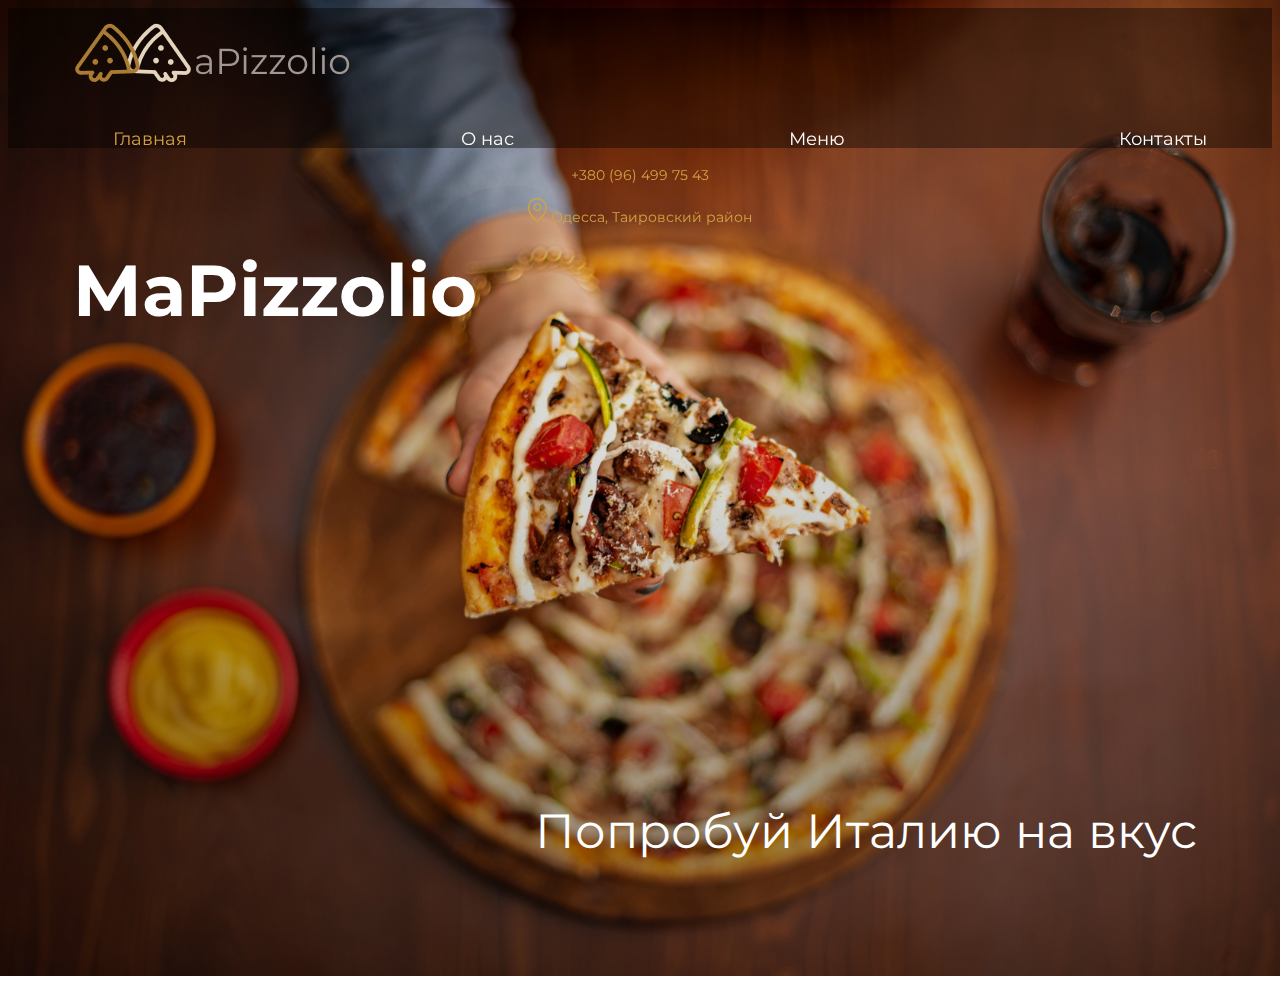
<file: index.html>
<!DOCTYPE html>
<html lang="en">
<head>
    <meta charset="UTF-8">
    <meta http-equiv="X-UA-Compatible" content="IE=edge">
    <meta name="viewport" content="width=device-width, initial-scale=1.0">
    <title>Document</title>
    <link rel="preconnect" href="https://fonts.googleapis.com">
    <link rel="preconnect" href="https://fonts.gstatic.com" crossorigin>
    <link href="https://fonts.googleapis.com/css2?family=Montserrat&display=swap" rel="stylesheet">
    <link href="https://cdn.jsdelivr.net/npm/bootstrap@5.1.3/dist/css/bootstrap.min.css" rel="stylesheet" integrity="sha384-1BmE4kWBq78iYhFldvKuhfTAU6auU8tT94WrHftjDbrCEXSU1oBoqyl2QvZ6jIW3" crossorigin="anonymous">
    <link rel="stylesheet" href="css/styles.min.css">
    <link rel="shortcut icon" type="image/png" href="icons/favicon.png">
</head>
<body>   
    <header class="header">
        <div class="container-fluid">
            <div class="row align-items-center">
                <div class="logo_container col-md-2">
                    <img class="logo" src="icons/logo.png" alt="MaPizzolio">
                    <img class="mobile_menu_trigger" src="icons/menu.png" alt="">
                </div>
                <nav class="offset-md-2 col-md-5">
                    <ul class="nav_list">
                        <li class="nav_list_item active"><a href="#">Главная</a></li>
                        <li class="nav_list_item"><a href="about.html">О нас</a></li>
                        <li class="nav_list_item"><a href="menu.html">Меню</a></li>
                        <li class="nav_list_item"><a href="contacts.html">Контакты</a></li>
                    </ul>
                </nav>
                <div class="contacts offset-md-1 col-md-2">
                    <p>+380 (96) 499 75 43</p>
                    <p><img src="icons/map.png" alt="">      Одесса, Таировский район</p>
                </div>
            </div>
        </div>
    </header>
    <section class="main_section">
        <h1 class="left">MaPizzolio</h1>
        <p class="right">Попробуй Италию на вкус</p>
    </section>
    <script src="js/index.js"></script>
    <script src="https://cdn.jsdelivr.net/npm/bootstrap@5.1.3/dist/js/bootstrap.bundle.min.js" integrity="sha384-ka7Sk0Gln4gmtz2MlQnikT1wXgYsOg+OMhuP+IlRH9sENBO0LRn5q+8nbTov4+1p" crossorigin="anonymous"></script>
</body>
</html>
</file>
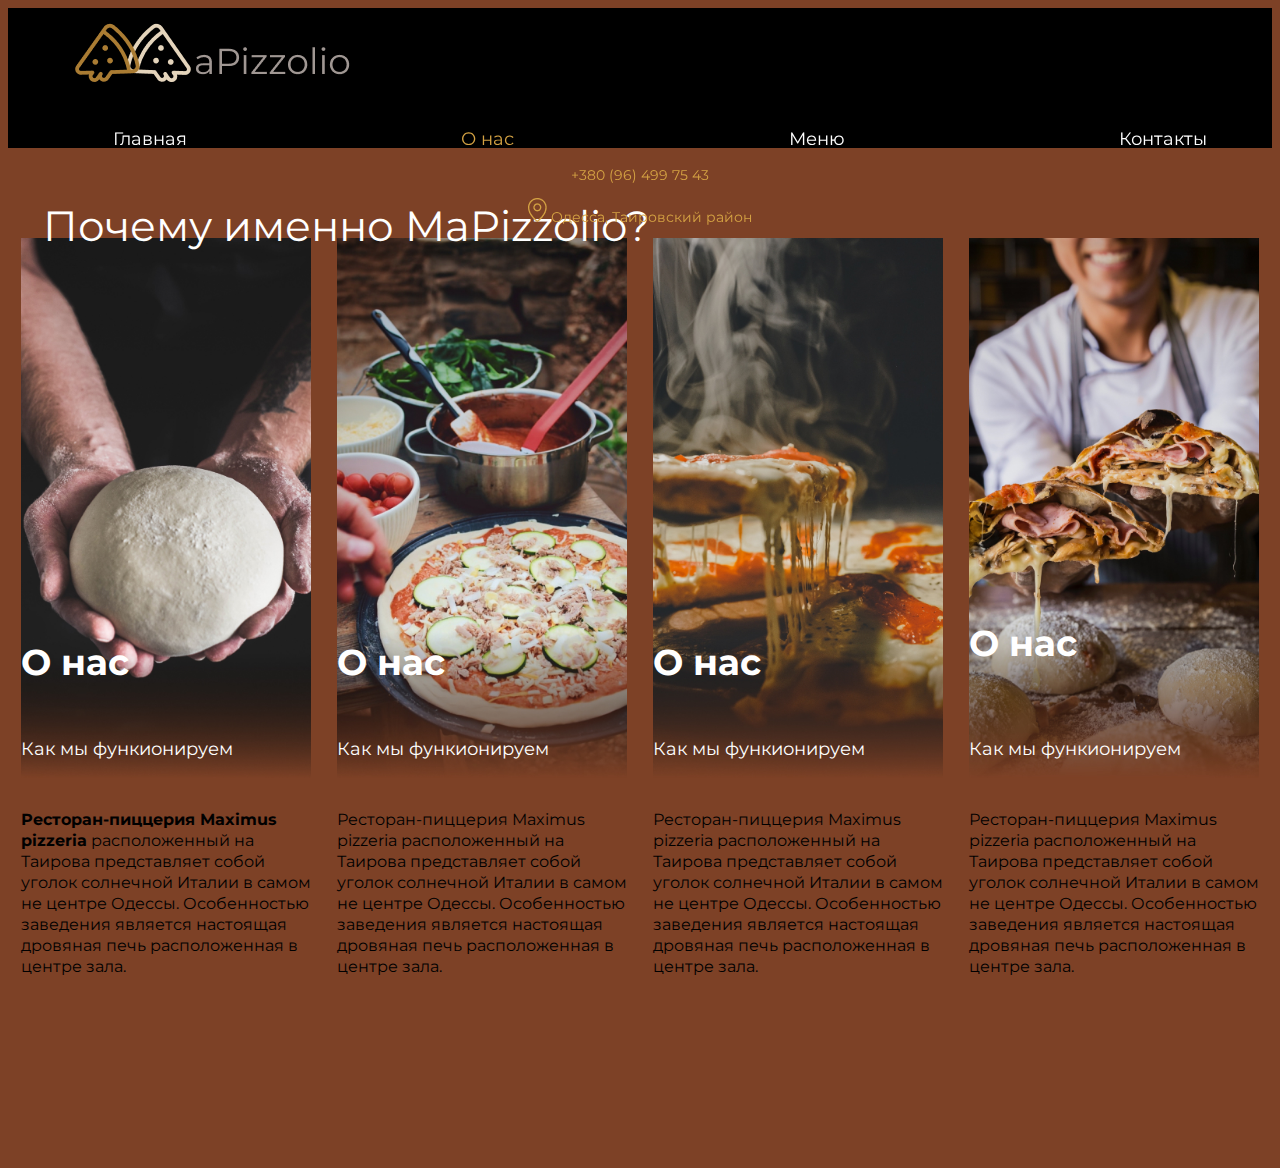
<file: about.html>
<!DOCTYPE html>
<html lang="en">
<head>
    <meta charset="UTF-8">
    <meta http-equiv="X-UA-Compatible" content="IE=edge">
    <meta name="viewport" content="width=device-width, initial-scale=1.0">
    <title>Document</title>
    <link rel="preconnect" href="https://fonts.googleapis.com">
    <link rel="preconnect" href="https://fonts.gstatic.com" crossorigin>
    <link href="https://fonts.googleapis.com/css2?family=Montserrat&display=swap" rel="stylesheet">
    <link href="https://cdn.jsdelivr.net/npm/bootstrap@5.1.3/dist/css/bootstrap.min.css" rel="stylesheet" integrity="sha384-1BmE4kWBq78iYhFldvKuhfTAU6auU8tT94WrHftjDbrCEXSU1oBoqyl2QvZ6jIW3" crossorigin="anonymous">
    <link rel="stylesheet" href="css/about.min.css">
    <link rel="shortcut icon" type="image/png" href="icons/favicon.png">
</head>
<body>
    <header class="header">
        <div class="container-fluid">
            <div class="row align-items-center">
                <div class="logo_container col-md-2">
                    <img class="logo" src="icons/logo.png" alt="MaPizzolio">
                    <img class="mobile_menu_trigger" src="icons/menu.png" alt="">
                </div>
                <nav class="offset-md-2 col-md-5">
                    <ul class="nav_list">
                        <li class="nav_list_item"><a href="index.html">Главная</a></li>
                        <li class="nav_list_item active"><a href="#">О нас</a></li>
                        <li class="nav_list_item"><a href="menu.html">Меню</a></li>
                        <li class="nav_list_item"><a href="contacts.html">Контакты</a></li>
                    </ul>
                </nav>
                <div class="contacts offset-md-1 col-md-2">
                    <p>+380 (96) 499 75 43</p>
                    <p><img src="icons/map.png" alt="">      Одесса, Таировский район</p>
                </div>
            </div>
        </div>
    </header>
    <section class="about">
        <p class="top_left">Почему именно MaPizzolio?</p>
        <div class="wrapper">
            <div class="card">
                <div class="card_header_1">
                    <div class="card_header_text">
                        <h3>О нас </h3>
                        <p>Как мы функионируем</p>
                    </div>
                </div>
                <div class="card_desc">
                    <p><h1 id="h1">Ресторан-пиццерия Maximus pizzeria</h1> расположенный на Таирова представляет собой уголок солнечной Италии в самом не центре Одессы. Особенностью заведения является настоящая дровяная печь расположенная в центре зала. </p>
                </div>
            </div>
            <div class="card">
                <div class="card_header_2">
                    <div class="card_header_text">
                        <h3>О нас </h3>
                        <p>Как мы функионируем</p>
                    </div>
                </div>
                <div class="card_desc">
                    <p>Ресторан-пиццерия Maximus pizzeria расположенный на Таирова представляет собой уголок солнечной Италии в самом не центре Одессы. Особенностью заведения является настоящая дровяная печь расположенная в центре зала. </p>
                </div>
            </div>
            <div class="card">
                <div class="card_header_3">
                    <div class="card_header_text">
                        <h3>О нас </h3>
                        <p>Как мы функионируем</p>
                    </div>
                </div>
                <div class="card_desc">
                    <p>Ресторан-пиццерия Maximus pizzeria расположенный на Таирова представляет собой уголок солнечной Италии в самом не центре Одессы. Особенностью заведения является настоящая дровяная печь расположенная в центре зала. </p>
                </div>
            </div>
            <div class="card">
                <div class="card_header_4">
                    <div class="card_header_text">
                        <h3>О нас </h3> <br>
                        <p>Как мы функионируем</p>
                    </div>
                </div>
                <div class="card_desc">
                    <p>Ресторан-пиццерия Maximus pizzeria расположенный на Таирова представляет собой уголок солнечной Италии в самом не центре Одессы. Особенностью заведения является настоящая дровяная печь расположенная в центре зала. </p>
                </div>
            </div>
        </div>
    </section>
    <script src="js/index.js"></script>
    <script src="https://cdn.jsdelivr.net/npm/bootstrap@5.1.3/dist/js/bootstrap.bundle.min.js" integrity="sha384-ka7Sk0Gln4gmtz2MlQnikT1wXgYsOg+OMhuP+IlRH9sENBO0LRn5q+8nbTov4+1p" crossorigin="anonymous"></script>
</body>
</html>
</file>
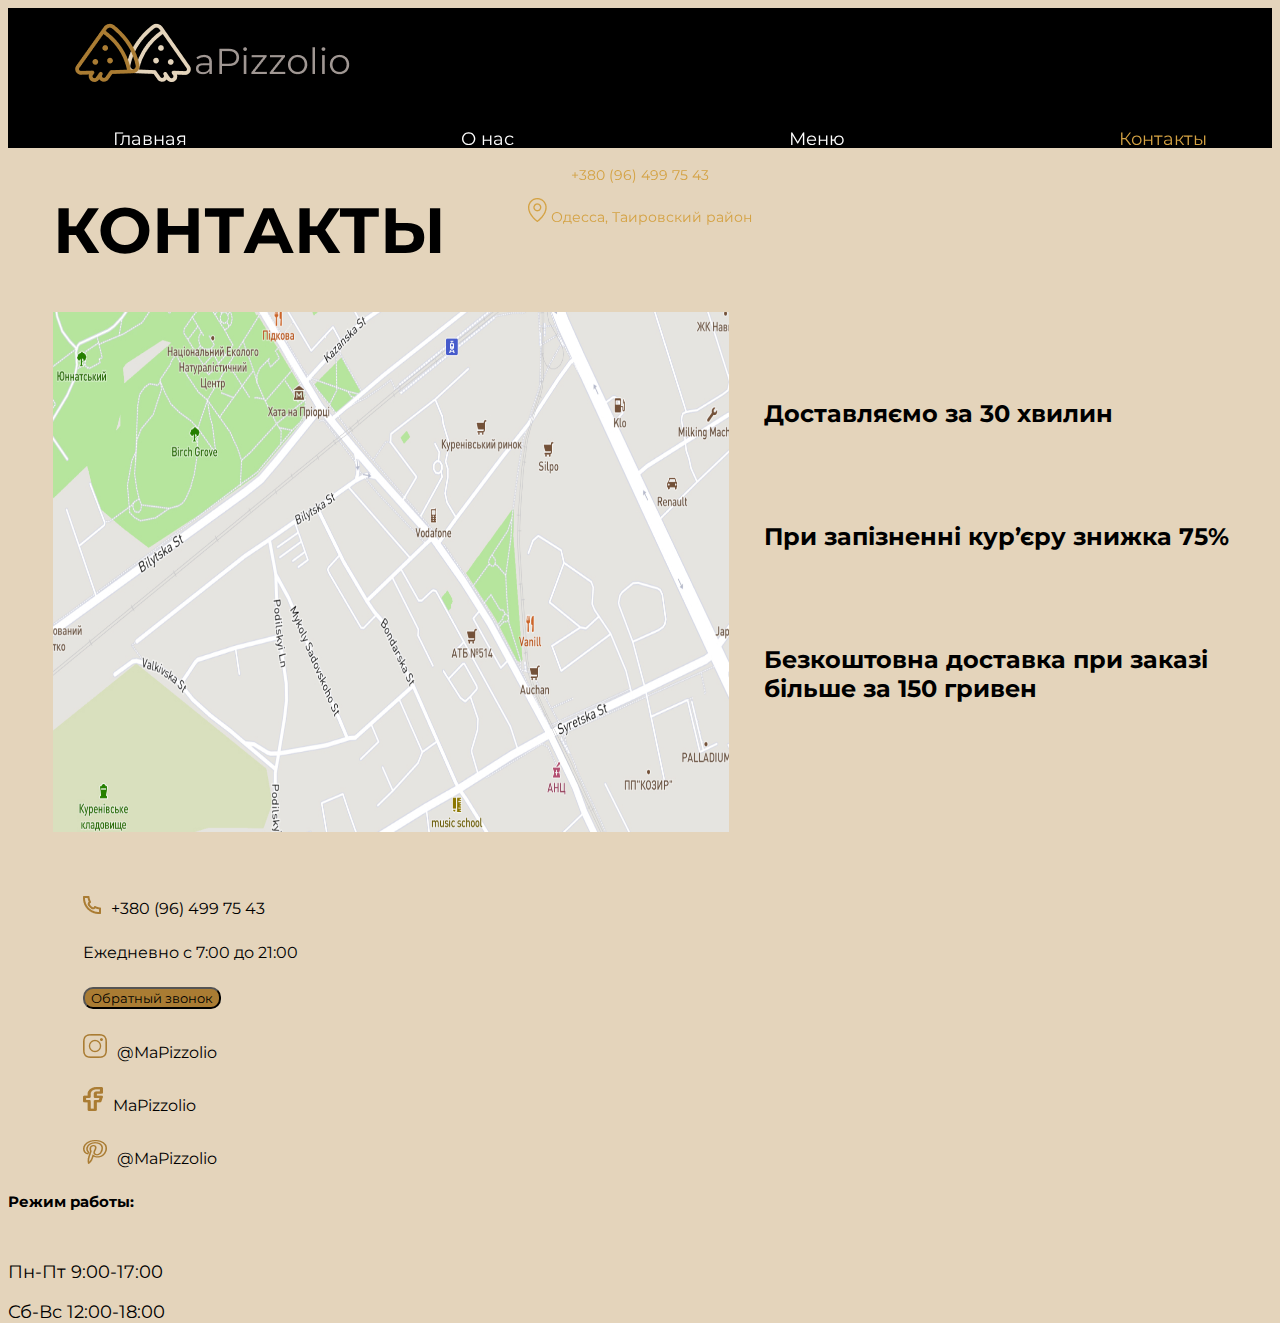
<file: contacts.html>
<!DOCTYPE html>
<html lang="en">
<head>
    <meta charset="UTF-8">
    <meta http-equiv="X-UA-Compatible" content="IE=edge">
    <meta name="viewport" content="width=device-width, initial-scale=1.0">
    <title>Document</title>
    <link rel="preconnect" href="https://fonts.googleapis.com">
    <link rel="preconnect" href="https://fonts.gstatic.com" crossorigin>
    <link href="https://fonts.googleapis.com/css2?family=Montserrat&display=swap" rel="stylesheet">
    <link href="https://cdn.jsdelivr.net/npm/bootstrap@5.1.3/dist/css/bootstrap.min.css" rel="stylesheet" integrity="sha384-1BmE4kWBq78iYhFldvKuhfTAU6auU8tT94WrHftjDbrCEXSU1oBoqyl2QvZ6jIW3" crossorigin="anonymous">
    <link rel="stylesheet" href="css/contacts.min.css">
    <link rel="shortcut icon" type="image/png" href="icons/favicon.png">
</head>
<body>
    <header class="header">
        <div class="container-fluid">
            <div class="row align-items-center">
                <div class="logo_container col-md-2">
                    <img class="logo" src="icons/logo.png" alt="MaPizzolio">
                    <img class="mobile_menu_trigger" src="icons/menu.png" alt="">
                </div>
                <nav class="offset-md-2 col-md-5">
                    <ul class="nav_list">
                        <li class="nav_list_item"><a href="index.html">Главная</a></li>
                        <li class="nav_list_item"><a href="about.html">О нас</a></li>
                        <li class="nav_list_item"><a href="menu.html">Меню</a></li>
                        <li class="nav_list_item  active"><a href="#">Контакты</a></li>
                    </ul>
                </nav>
                <div class="contacts offset-md-1 col-md-2">
                    <p>+380 (96) 499 75 43</p>
                    <p><img src="icons/map.png" alt="">      Одесса, Таировский район</p>
                </div>
            </div>
        </div>
    </header>
    <section class="contacts">
        <h1>КОНТАКТЫ</h1>
        <div class="wrapper">
            <a target="_blank"href="https://www.google.com/maps/place/%D1%83%D0%BB.+%D0%A1%D1%8B%D1%80%D0%B5%D1%86%D0%BA%D0%B0%D1%8F,+%D0%9A%D0%B8%D0%B5%D0%B2,+02000/@50.492411,30.4633429,16.04z/data=!4m5!3m4!1s0x40d4cd98ac59a6fd:0xf43b8454b3d008a1!8m2!3d50.4907119!4d30.4507295"><img src="./img/googlemap.jpg" alt=""></a>
            <div class="contacts_text">
                <h3>Доставляємо за 30 хвилин</h3>
                <h3>При запізненні кур’єру знижка 75%</h3>
                <h3>Безкоштовна доставка при заказі більше за 150 гривен</h3>
            </div>
        </div>
    </section>
    <footer class="contacts_footer">
        <div class="container-fluid">
            <div class="row align-items-center">
                <ul class="footer_list col-md-4">
                    <li class="footer_list_item"><img src="icons/phone.png" alt="">+380 (96) 499 75 43</li>
                    <li class="footer_list_item">Ежедневно с 7:00 до 21:00</li>
                    <li class="footer_list_item"><button class="btn">Обратный звонок</button></li>
                </ul>
                <ul class="footer_list col-md-4">
                    <li class="footer_list_item"><img src="icons/inst.png" alt=""><a href="">@MaPizzolio</a></li>
                    <li class="footer_list_item"><img src="icons/fb.png" alt=""><a href="">MaPizzolio</a></li>
                    <li class="footer_list_item"><img src="icons/p.png" alt=""><a href="">@MaPizzolio</a></li>
                </ul>
                <div class="timetable col-md-3">
                    <h5>Режим работы:</h5>
                    <p>Пн-Пт 9:00-17:00</p>
                    <p>Сб-Вс 12:00-18:00</p>
                </div>
            </div>
        </div>
    </footer>
    <script src="js/index.js"></script>
    <script src="https://cdn.jsdelivr.net/npm/bootstrap@5.1.3/dist/js/bootstrap.bundle.min.js" integrity="sha384-ka7Sk0Gln4gmtz2MlQnikT1wXgYsOg+OMhuP+IlRH9sENBO0LRn5q+8nbTov4+1p" crossorigin="anonymous"></script>
</body>
</html>
</file>
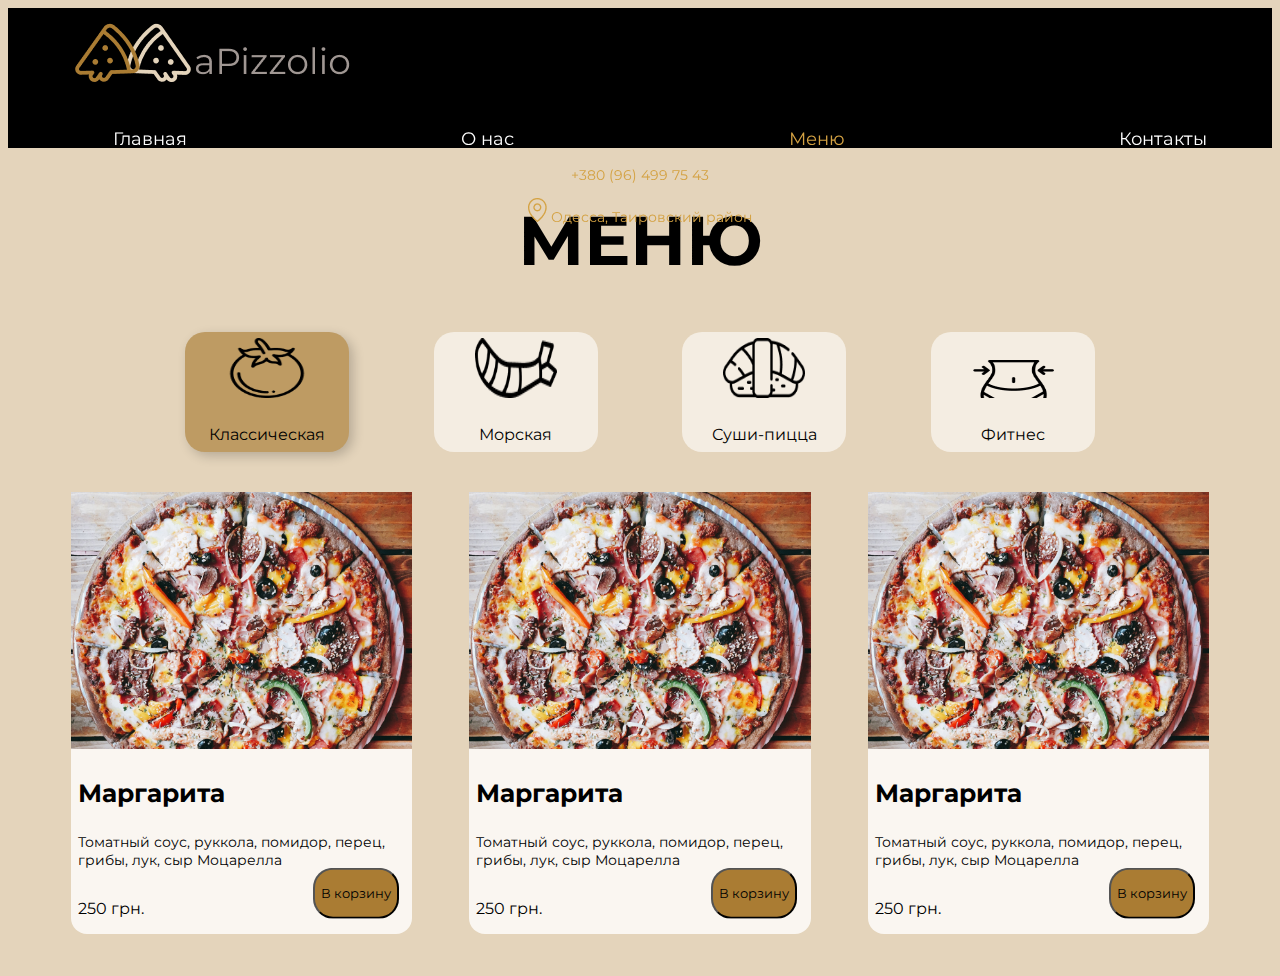
<file: menu.html>
<!DOCTYPE html>
<html lang="en">
<head>
    <meta charset="UTF-8">
    <meta http-equiv="X-UA-Compatible" content="IE=edge">
    <meta name="viewport" content="width=device-width, initial-scale=1.0">
    <title>Document</title>
    <link rel="preconnect" href="https://fonts.googleapis.com">
    <link rel="preconnect" href="https://fonts.gstatic.com" crossorigin>
    <link href="https://fonts.googleapis.com/css2?family=Montserrat&display=swap" rel="stylesheet">
    <link href="https://cdn.jsdelivr.net/npm/bootstrap@5.1.3/dist/css/bootstrap.min.css" rel="stylesheet" integrity="sha384-1BmE4kWBq78iYhFldvKuhfTAU6auU8tT94WrHftjDbrCEXSU1oBoqyl2QvZ6jIW3" crossorigin="anonymous">
    <link rel="stylesheet" href="css/menu.min.css">
    <link rel="shortcut icon" type="image/png" href="icons/favicon.png">
</head>
<body>   
    <header class="header">
        <div class="container-fluid">
            <div class="row align-items-center">
                <div class="logo_container col-md-2">
                    <img class="logo" src="icons/logo.png" alt="MaPizzolio">
                    <img class="mobile_menu_trigger" src="icons/menu.png" alt="">
                </div>
                <nav class="offset-md-2 col-md-5">
                    <ul class="nav_list">
                        <li class="nav_list_item"><a href="index.html">Главная</a></li>
                        <li class="nav_list_item"><a href="about.html">О нас</a></li>
                        <li class="nav_list_item active"><a href="#">Меню</a></li>
                        <li class="nav_list_item"><a href="contacts.html">Контакты</a></li>
                    </ul>
                </nav>
                <div class="contacts offset-md-1 col-md-2">
                    <p>+380 (96) 499 75 43</p>
                    <p><img src="icons/map.png" alt="">      Одесса, Таировский район</p>
                </div>
            </div>
        </div>
    </header>
    <section class="menu">
        <div class="menu_wrapper">
            <h1>МЕНЮ</h1>
            <div class="category_wrapper">
                <div class="category_item active">
                    <img src="icons/category1.png" alt="">
                    <p>Классическая</p>
                </div>
                <div class="category_item">
                    <img src="icons/category2.png" alt="">
                    <p>Морская</p>
                </div>
                <div class="category_item">
                    <img src="icons/category3.png" alt="">
                    <p>Суши-пицца</p>
                </div>
                <div class="category_item">
                    <img src="icons/category4.png" alt="">
                    <p>Фитнес</p>
                </div>
            </div>
            <div class="product_wrapper">
                <div class="product_item">
                    <div class="photo">
                        <img src="img/pizza.jpg" alt="">
                    </div>
                    <div class="desc_wrapper">
                        <h3 class="head">Маргарита</h3>
                        <p class="desc">Томатный соус, руккола, помидор, перец, грибы, лук, 
                            сыр Моцарелла</p>
                        <div class="price_incart">
                            <p class="price">250 грн.</p>
                            <button class="btn">В корзину</button>
                        </div>
                    </div>
                </div>
                <div class="product_item">
                    <div class="photo">
                        <img src="img/pizza.jpg" alt="">
                    </div>
                    <div class="desc_wrapper">
                        <h3 class="head">Маргарита</h3>
                        <p class="desc">Томатный соус, руккола, помидор, перец, грибы, лук, 
                            сыр Моцарелла</p>
                        <div class="price_incart">
                            <p class="price">250 грн.</p>
                            <button class="btn">В корзину</button>
                        </div>
                    </div>
                </div>
                <div class="product_item">
                    <div class="photo">
                        <img src="img/pizza.jpg" alt="">
                    </div>
                    <div class="desc_wrapper">
                        <h3 class="head">Маргарита</h3>
                        <p class="desc">Томатный соус, руккола, помидор, перец, грибы, лук, 
                            сыр Моцарелла</p>
                        <div class="price_incart">
                            <p class="price">250 грн.</p>
                            <button class="btn">В корзину</button>
                        </div>
                    </div>
                </div>
            </div>
        </div>
    </section>
    <script src="js/index.js"></script>
    <script src="https://cdn.jsdelivr.net/npm/bootstrap@5.1.3/dist/js/bootstrap.bundle.min.js" integrity="sha384-ka7Sk0Gln4gmtz2MlQnikT1wXgYsOg+OMhuP+IlRH9sENBO0LRn5q+8nbTov4+1p" crossorigin="anonymous"></script>
</body>
</html>
</file>
<file: css/styles.min.css>
*{font-family:'Montserrat', sans-serif}body{height:960px;background:url(../img/bg_main.jpg) center center/cover no-repeat}ul{list-style:none}a{text-decoration:none;color:inherit}a:hover{-webkit-text-decoration:underline #D4A243;text-decoration:underline #D4A243;color:inherit}.mobile_menu_trigger{display:none;height:50px;width:50px}.logo{-webkit-transform:translateY(-7px);transform:translateY(-7px)}header{position:-webkit-sticky;position:sticky;top:0;z-index:3;padding:20px 65px 0 65px;height:120px;background:rgba(0,0,0,0.4)}header .nav_list{display:-webkit-box;display:-ms-flexbox;display:flex;-webkit-box-pack:justify;-ms-flex-pack:justify;justify-content:space-between;-webkit-box-align:center;-ms-flex-align:center;align-items:center}header .nav_list_item{font-size:18px;color:#fff}header .nav_list .active{font-size:18px;color:#D4A243}header .contacts{text-align:center;font-size:14px;color:#D4A243}.main_section{height:840px;position:relative;color:#fff}.main_section .left{font-size:72px;position:absolute;top:50px;left:65px}.main_section .right{font-size:48px;position:absolute;bottom:80px;right:75px}@media (max-width: 500px){body{height:100vh !important;width:100% !important}header{height:7vh !important;padding:20px 0 0 0  !important;min-width:100%;position:unset !important;margin-bottom:50px !important;height:90px !important;margin-bottom:0 !important}header .mobile_menu_trigger{display:block;width:50px !important;height:50px !important}header .mobile_menu_trigger img{width:100%}header .logo_container{width:100%;display:-webkit-box;display:-ms-flexbox;display:flex;-webkit-box-pack:justify;-ms-flex-pack:justify;justify-content:space-between}header .logo_container .logo{display:block}header .contacts{display:none}header nav .nav_list{z-index:99;margin:0;display:block;position:absolute !important;top:0;left:0;background:#000;width:50%;height:100%;border-right:#ccc 1px solid;opacity:0.9;padding:30px;-webkit-transform:translateX(-100%);transform:translateX(-100%);-webkit-transition:-webkit-transform 0.5s ease-in-out;transition:-webkit-transform 0.5s ease-in-out;transition:transform 0.5s ease-in-out;transition:transform 0.5s ease-in-out, -webkit-transform 0.5s ease-in-out}header nav .nav_list_item{padding:10px;border-bottom:#fff solid 1px;font-size:14px}header nav .nav_list_item:last-child{border-bottom:0}header nav .nav_list.show{-webkit-transform:translateX(0%);transform:translateX(0%)}.main_section{height:88vh;position:relative;color:#fff;text-align:center;display:-webkit-box;display:-ms-flexbox;display:flex;-webkit-box-orient:vertical;-webkit-box-direction:normal;-ms-flex-direction:column;flex-direction:column;-webkit-box-pack:justify;-ms-flex-pack:justify;justify-content:space-between}.main_section .left{margin-top:35px;font-size:36px;position:unset}.main_section .right{font-size:24px;position:unset}}
/*# sourceMappingURL=styles.min.css.map */
</file>
<file: css/about.min.css>
*{font-family:'Montserrat', sans-serif}body{height:960px;background-color:#7D4126}ul{list-style:none}a{text-decoration:none;color:inherit}a:hover{-webkit-text-decoration:underline #D4A243;text-decoration:underline #D4A243;color:inherit}.mobile_menu_trigger{display:none;height:50px;width:50px}.logo{-webkit-transform:translateY(-7px);transform:translateY(-7px)}header{position:-webkit-sticky;position:sticky;top:0;z-index:3;padding:20px 65px 0 65px;height:120px;background:#000}header .nav_list{display:-webkit-box;display:-ms-flexbox;display:flex;-webkit-box-pack:justify;-ms-flex-pack:justify;justify-content:space-between;-webkit-box-align:center;-ms-flex-align:center;align-items:center}header .nav_list_item{font-size:18px;color:#fff}header .nav_list .active{font-size:18px;color:#D4A243}header .contacts{text-align:center;font-size:14px;color:#D4A243}.about{height:840px;padding:90px 0;position:relative}.about .top_left{color:#fff;font-size:42px;position:absolute;top:10px;left:35px}.wrapper{display:-webkit-box;display:-ms-flexbox;display:flex;-ms-flex-pack:distribute;justify-content:space-around;-webkit-box-align:center;-ms-flex-align:center;align-items:center}.wrapper .card{width:23%;border:0ch}.wrapper .card div:first-child{height:540px;display:-webkit-box;display:-ms-flexbox;display:flex;-webkit-box-orient:vertical;-webkit-box-direction:normal;-ms-flex-direction:column;flex-direction:column;-webkit-box-align:start;-ms-flex-align:start;align-items:flex-start;-webkit-box-pack:end;-ms-flex-pack:end;justify-content:end;color:#fff}.wrapper .card div:first-child h3{font-size:36px}.wrapper .card div:first-child p{font-size:18px}.wrapper .card_header_1{background:url(../img/about.jpg) center center/cover no-repeat}.wrapper .card_header_2{background:url(../img/ingridients.jpg) center center/cover no-repeat}.wrapper .card_header_3{background:url(../img/izum.jpg) center center/cover no-repeat}.wrapper .card_header_4{background:url(../img/orgazm.jpg) center center/cover no-repeat}.wrapper .card_desc{background-color:#7D4126;color:#000;font-size:16px;line-height:21px;padding-top:15px}.wrapper .card_desc #h1{font-size:16px !important;display:inline}@media (max-width: 500px){body{height:100vh !important;width:100% !important}header{height:7vh !important;padding:20px 0 0 0  !important;min-width:100%;position:unset !important;margin-bottom:50px !important;height:90px !important;margin-bottom:0 !important}header .mobile_menu_trigger{display:block;width:50px !important;height:50px !important}header .mobile_menu_trigger img{width:100%}header .logo_container{width:100%;display:-webkit-box;display:-ms-flexbox;display:flex;-webkit-box-pack:justify;-ms-flex-pack:justify;justify-content:space-between}header .logo_container .logo{display:block}header .contacts{display:none}header nav .nav_list{z-index:99;margin:0;display:block;position:absolute !important;top:0;left:0;background:#000;width:50%;height:100%;border-right:#ccc 1px solid;opacity:0.9;padding:30px;-webkit-transform:translateX(-100%);transform:translateX(-100%);-webkit-transition:-webkit-transform 0.5s ease-in-out;transition:-webkit-transform 0.5s ease-in-out;transition:transform 0.5s ease-in-out;transition:transform 0.5s ease-in-out, -webkit-transform 0.5s ease-in-out}header nav .nav_list_item{padding:10px;border-bottom:#fff solid 1px;font-size:14px}header nav .nav_list_item:last-child{border-bottom:0}header nav .nav_list.show{-webkit-transform:translateX(0%);transform:translateX(0%)}.wrapper{display:-webkit-box;display:-ms-flexbox;display:flex;-webkit-box-orient:vertical;-webkit-box-direction:normal;-ms-flex-direction:column;flex-direction:column;-ms-flex-pack:distribute;justify-content:space-around;-webkit-box-align:center;-ms-flex-align:center;align-items:center}.wrapper .card{width:90%;border:0ch}.wrapper .card div:first-child{height:540px;display:-webkit-box;display:-ms-flexbox;display:flex;-webkit-box-orient:vertical;-webkit-box-direction:normal;-ms-flex-direction:column;flex-direction:column;-webkit-box-align:start;-ms-flex-align:start;align-items:flex-start;-webkit-box-pack:end;-ms-flex-pack:end;justify-content:end;color:#fff}.wrapper .card div:first-child h3{font-size:36px}.wrapper .card div:first-child p{font-size:18px}.wrapper .card_header_1{background:url(../img/about.jpg) center center/cover no-repeat}.wrapper .card_header_2{background:url(../img/ingridients.jpg) center center/cover no-repeat}.wrapper .card_header_3{background:url(../img/izum.jpg) center center/cover no-repeat}.wrapper .card_header_4{background:url(../img/orgazm.jpg) center center/cover no-repeat}.wrapper .card_desc{background-color:#7D4126;color:#000;font-size:16px;line-height:21px;padding-top:15px}.wrapper .card_desc #h1{font-size:16px !important;display:inline}.about{padding-top:10px}.top_left{color:#fff;font-size:32px !important;position:unset !important;text-align:center}}
/*# sourceMappingURL=about.min.css.map */
</file>
<file: css/contacts.min.css>
*{font-family:'Montserrat', sans-serif}body{height:960px;background-color:#E4D4BB}ul{list-style:none}a{text-decoration:none;color:inherit}a:hover{-webkit-text-decoration:underline #D4A243;text-decoration:underline #D4A243;color:inherit}.mobile_menu_trigger{display:none;height:50px;width:50px}.logo{-webkit-transform:translateY(-7px);transform:translateY(-7px)}header{position:-webkit-sticky;position:sticky;top:0;z-index:3;padding:20px 65px 0 65px;height:120px;background:#000}header .nav_list{display:-webkit-box;display:-ms-flexbox;display:flex;-webkit-box-pack:justify;-ms-flex-pack:justify;justify-content:space-between;-webkit-box-align:center;-ms-flex-align:center;align-items:center}header .nav_list_item{font-size:18px;color:#fff}header .nav_list .active{font-size:18px;color:#D4A243}header .contacts{text-align:center;font-size:14px;color:#D4A243}section.contacts{margin-top:15px;margin-left:45px;margin-bottom:60px}section.contacts h1{font-size:64px}section.contacts .wrapper{display:-webkit-box;display:-ms-flexbox;display:flex;-webkit-box-align:center;-ms-flex-align:center;align-items:center}section.contacts .wrapper a{display:block}section.contacts .wrapper a :hover{opacity:0.8;border:2px #D4A243 dashed}section.contacts .wrapper a img{width:100%;height:520px}section.contacts .wrapper .contacts_text{padding-left:35px;display:-webkit-box;display:-ms-flexbox;display:flex;-webkit-box-orient:vertical;-webkit-box-direction:normal;-ms-flex-direction:column;flex-direction:column}section.contacts .wrapper .contacts_text h3{margin-bottom:70px;font-size:24px}.footer_list{font-size:16px;margin-left:35px}.footer_list_item{margin-bottom:25px}.footer_list_item .btn{background:#AA7C33;border-radius:10px}.footer_list_item .btn:hover{background:#7D4126}.footer_list_item img{margin-right:10px}.timetable{font-size:18px;margin-bottom:20px}.timetable h5{padding-bottom:25px;font-style:bold}@media (max-width: 500px){body{height:100vh !important;width:100% !important}header{height:7vh !important;padding:20px 0 0 0  !important;min-width:100%;position:unset !important;margin-bottom:50px !important;height:90px !important;margin-bottom:0 !important}header .mobile_menu_trigger{display:block;width:50px !important;height:50px !important}header .mobile_menu_trigger img{width:100%}header .logo_container{width:100%;display:-webkit-box;display:-ms-flexbox;display:flex;-webkit-box-pack:justify;-ms-flex-pack:justify;justify-content:space-between}header .logo_container .logo{display:block}header .contacts{display:none}header nav .nav_list{z-index:99;margin:0;display:block;position:absolute !important;top:0;left:0;background:#000;width:50%;height:100%;border-right:#ccc 1px solid;opacity:0.9;padding:30px;-webkit-transform:translateX(-100%);transform:translateX(-100%);-webkit-transition:-webkit-transform 0.5s ease-in-out;transition:-webkit-transform 0.5s ease-in-out;transition:transform 0.5s ease-in-out;transition:transform 0.5s ease-in-out, -webkit-transform 0.5s ease-in-out}header nav .nav_list_item{padding:10px;border-bottom:#fff solid 1px;font-size:14px}header nav .nav_list_item:last-child{border-bottom:0}header nav .nav_list.show{-webkit-transform:translateX(0%);transform:translateX(0%)}section.contacts{margin:15px}section.contacts h1{text-align:center;font-size:48px}section.contacts .wrapper{display:unset !important}section.contacts .wrapper a{display:block;text-align:center}section.contacts .wrapper a :hover{opacity:0.8;border:2px #D4A243 dashed}section.contacts .wrapper a img{width:80%;height:auto}section.contacts .wrapper .contacts_text{margin-top:25px;display:-webkit-box;display:-ms-flexbox;display:flex;padding-left:0;-webkit-box-orient:horizontal;-webkit-box-direction:normal;-ms-flex-direction:row;flex-direction:row;-webkit-box-pack:justify;-ms-flex-pack:justify;justify-content:space-between}section.contacts .wrapper .contacts_text h3{width:30%;margin-bottom:70px;font-size:14px}.footer_list{display:inline-block;width:40%;font-size:12px;margin-left:35px}.footer_list_item{margin-bottom:25px}.footer_list_item .btn{background:#AA7C33;border-radius:10px}.footer_list_item .btn:hover{background:#7D4126}.footer_list_item img{margin-right:10px}.timetable{text-align:center;font-size:18px;margin-bottom:20px}.timetable h5{padding-bottom:25px;font-style:bold}}
/*# sourceMappingURL=contacts.min.css.map */
</file>
<file: css/menu.min.css>
*{font-family:'Montserrat', sans-serif}body{height:960px;background-color:#E4D4BB}ul{list-style:none}a{text-decoration:none;color:inherit}a:hover{-webkit-text-decoration:underline #D4A243;text-decoration:underline #D4A243;color:inherit}.mobile_menu_trigger{display:none;height:50px;width:50px}.logo{-webkit-transform:translateY(-7px);transform:translateY(-7px)}header{position:-webkit-sticky;position:sticky;top:0;z-index:3;padding:20px 65px 0 65px;height:120px;background:#000}header .nav_list{display:-webkit-box;display:-ms-flexbox;display:flex;-webkit-box-pack:justify;-ms-flex-pack:justify;justify-content:space-between;-webkit-box-align:center;-ms-flex-align:center;align-items:center}header .nav_list_item{font-size:18px;color:#fff}header .nav_list .active{font-size:18px;color:#D4A243}header .contacts{text-align:center;font-size:14px;color:#D4A243}.menu_wrapper{text-align:center;margin:0 auto;width:90%}.menu_wrapper h1{margin-top:50px;margin-bottom:50px;font-size:69px}.menu_wrapper .category_wrapper{display:-webkit-box;display:-ms-flexbox;display:flex;-webkit-box-pack:justify;-ms-flex-pack:justify;justify-content:space-between;width:80%;margin:0 auto}.menu_wrapper .category_wrapper .category_item{height:120px;width:18%;background:#F4EDE2;border-radius:20px;display:-webkit-box;display:-ms-flexbox;display:flex;-webkit-box-orient:vertical;-webkit-box-direction:normal;-ms-flex-direction:column;flex-direction:column;-ms-flex-pack:distribute;justify-content:space-around}.menu_wrapper .category_wrapper .category_item img{height:50%;width:50%;display:block;margin:0 auto}.menu_wrapper .category_wrapper .category_item p{margin-bottom:3px}.menu_wrapper .category_wrapper .active{background:#BE9B63;-webkit-box-shadow:4px 4px 12px rgba(0,0,0,0.2);box-shadow:4px 4px 12px rgba(0,0,0,0.2)}.menu_wrapper .product_wrapper{margin-top:40px;display:-webkit-box;display:-ms-flexbox;display:flex;-webkit-box-pack:justify;-ms-flex-pack:justify;justify-content:space-between}.menu_wrapper .product_wrapper .product_item{width:30%;background:#FAF6F1;border-radius:16px;text-align:left}.menu_wrapper .product_wrapper .product_item .photo{width:100%}.menu_wrapper .product_wrapper .product_item .photo img{width:100%}.menu_wrapper .product_wrapper .product_item .desc_wrapper{margin-top:10px;width:94%;margin-left:7px}.menu_wrapper .product_wrapper .product_item .desc_wrapper .head{font-size:25px}.menu_wrapper .product_wrapper .product_item .desc_wrapper .desc{font-size:14px}.menu_wrapper .product_wrapper .product_item .desc_wrapper .price_incart{display:-webkit-box;display:-ms-flexbox;display:flex;-webkit-box-pack:justify;-ms-flex-pack:justify;justify-content:space-between}.menu_wrapper .product_wrapper .product_item .desc_wrapper .price_incart .btn{background:#AA7C33;border-radius:20px;-webkit-transform:translateY(-30%);transform:translateY(-30%)}@media (max-width: 500px){body{height:100vh !important;width:100% !important}header{height:7vh !important;padding:20px 0 0 0  !important;min-width:100%;position:unset !important;margin-bottom:50px !important;height:90px !important;margin-bottom:0 !important}header .mobile_menu_trigger{display:block;width:50px !important;height:50px !important}header .mobile_menu_trigger img{width:100%}header .logo_container{width:100%;display:-webkit-box;display:-ms-flexbox;display:flex;-webkit-box-pack:justify;-ms-flex-pack:justify;justify-content:space-between}header .logo_container .logo{display:block}header .contacts{display:none}header nav .nav_list{z-index:99;margin:0;display:block;position:absolute !important;top:0;left:0;background:#000;width:50%;height:100%;border-right:#ccc 1px solid;opacity:0.9;padding:30px;-webkit-transform:translateX(-100%);transform:translateX(-100%);-webkit-transition:-webkit-transform 0.5s ease-in-out;transition:-webkit-transform 0.5s ease-in-out;transition:transform 0.5s ease-in-out;transition:transform 0.5s ease-in-out, -webkit-transform 0.5s ease-in-out}header nav .nav_list_item{padding:10px;border-bottom:#fff solid 1px;font-size:14px}header nav .nav_list_item:last-child{border-bottom:0}header nav .nav_list.show{-webkit-transform:translateX(0%);transform:translateX(0%)}.category_wrapper{display:-ms-grid !important;display:grid !important;-ms-grid-columns:(1fr)[2] !important;grid-template-columns:repeat(2, 1fr) !important;grid-gap:30px}.category_wrapper .category_item{width:100% !important}.product_wrapper{-webkit-box-orient:vertical !important;-webkit-box-direction:normal !important;-ms-flex-direction:column !important;flex-direction:column !important;-webkit-box-align:center;-ms-flex-align:center;align-items:center}.product_wrapper .product_item{width:95% !important;margin-bottom:20px}}
/*# sourceMappingURL=menu.min.css.map */
</file>
